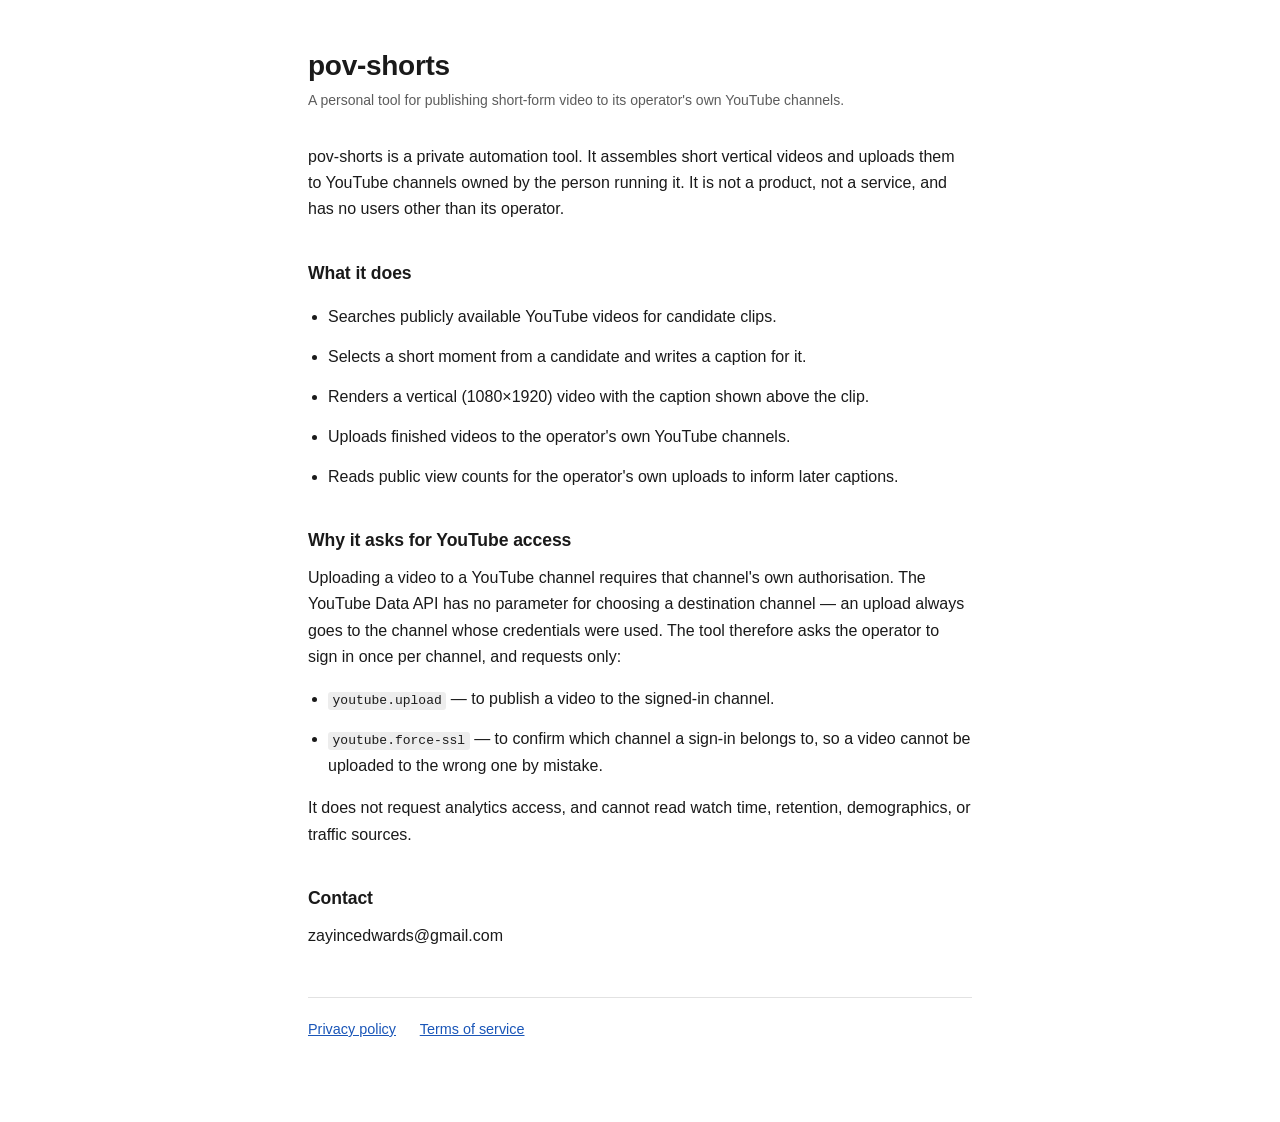
<file: index.html>
<!doctype html>
<html lang="en">
<head>
<meta charset="utf-8">
<meta name="viewport" content="width=device-width, initial-scale=1">
<title>pov-shorts</title>
<link rel="stylesheet" href="style.css">
</head>
<body>
<main>
  <h1>pov-shorts</h1>
  <p class="updated">A personal tool for publishing short-form video to its operator's own YouTube channels.</p>

  <p>pov-shorts is a private automation tool. It assembles short vertical videos and
  uploads them to YouTube channels owned by the person running it. It is not a product,
  not a service, and has no users other than its operator.</p>

  <h2>What it does</h2>
  <ul>
    <li>Searches publicly available YouTube videos for candidate clips.</li>
    <li>Selects a short moment from a candidate and writes a caption for it.</li>
    <li>Renders a vertical (1080&times;1920) video with the caption shown above the clip.</li>
    <li>Uploads finished videos to the operator's own YouTube channels.</li>
    <li>Reads public view counts for the operator's own uploads to inform later captions.</li>
  </ul>

  <h2>Why it asks for YouTube access</h2>
  <p>Uploading a video to a YouTube channel requires that channel's own authorisation.
  The YouTube Data API has no parameter for choosing a destination channel &mdash; an
  upload always goes to the channel whose credentials were used. The tool therefore asks
  the operator to sign in once per channel, and requests only:</p>
  <ul>
    <li><code>youtube.upload</code> &mdash; to publish a video to the signed-in channel.</li>
    <li><code>youtube.force-ssl</code> &mdash; to confirm which channel a sign-in belongs to,
    so a video cannot be uploaded to the wrong one by mistake.</li>
  </ul>
  <p>It does not request analytics access, and cannot read watch time, retention,
  demographics, or traffic sources.</p>

  <h2>Contact</h2>
  <p>zayincedwards@gmail.com</p>

  <nav>
    <a href="privacy.html">Privacy policy</a>
    <a href="terms.html">Terms of service</a>
  </nav>
</main>
</body>
</html>
</file>
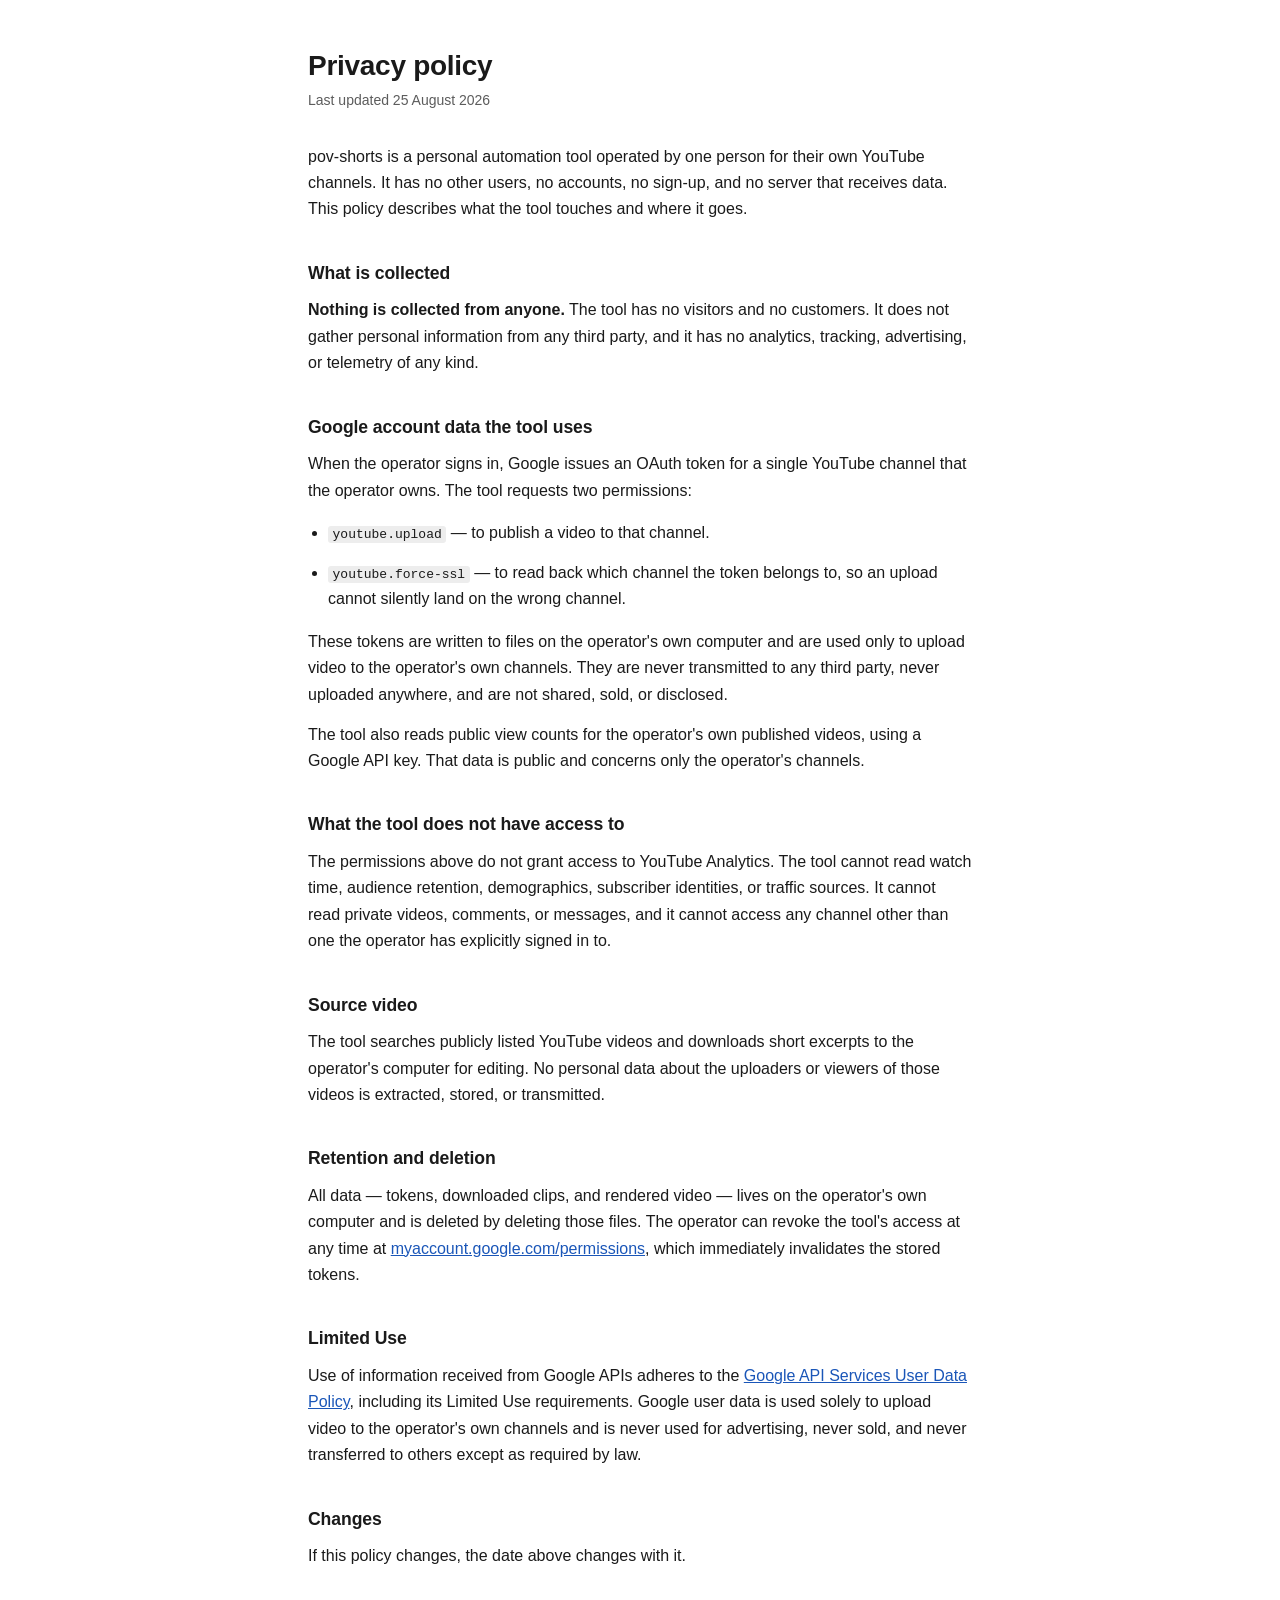
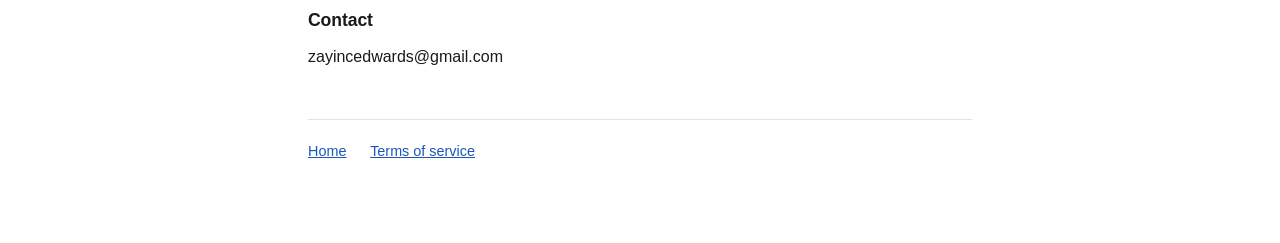
<file: privacy.html>
<!doctype html>
<html lang="en">
<head>
<meta charset="utf-8">
<meta name="viewport" content="width=device-width, initial-scale=1">
<title>Privacy policy &mdash; pov-shorts</title>
<link rel="stylesheet" href="style.css">
</head>
<body>
<main>
  <h1>Privacy policy</h1>
  <p class="updated">Last updated 25 August 2026</p>

  <p>pov-shorts is a personal automation tool operated by one person for their own
  YouTube channels. It has no other users, no accounts, no sign-up, and no server that
  receives data. This policy describes what the tool touches and where it goes.</p>

  <h2>What is collected</h2>
  <p><strong>Nothing is collected from anyone.</strong> The tool has no visitors and no
  customers. It does not gather personal information from any third party, and it has no
  analytics, tracking, advertising, or telemetry of any kind.</p>

  <h2>Google account data the tool uses</h2>
  <p>When the operator signs in, Google issues an OAuth token for a single YouTube
  channel that the operator owns. The tool requests two permissions:</p>
  <ul>
    <li><code>youtube.upload</code> &mdash; to publish a video to that channel.</li>
    <li><code>youtube.force-ssl</code> &mdash; to read back which channel the token
    belongs to, so an upload cannot silently land on the wrong channel.</li>
  </ul>
  <p>These tokens are written to files on the operator's own computer and are used only
  to upload video to the operator's own channels. They are never transmitted to any
  third party, never uploaded anywhere, and are not shared, sold, or disclosed.</p>
  <p>The tool also reads public view counts for the operator's own published videos,
  using a Google API key. That data is public and concerns only the operator's channels.</p>

  <h2>What the tool does not have access to</h2>
  <p>The permissions above do not grant access to YouTube Analytics. The tool cannot read
  watch time, audience retention, demographics, subscriber identities, or traffic sources.
  It cannot read private videos, comments, or messages, and it cannot access any channel
  other than one the operator has explicitly signed in to.</p>

  <h2>Source video</h2>
  <p>The tool searches publicly listed YouTube videos and downloads short excerpts to the
  operator's computer for editing. No personal data about the uploaders or viewers of
  those videos is extracted, stored, or transmitted.</p>

  <h2>Retention and deletion</h2>
  <p>All data &mdash; tokens, downloaded clips, and rendered video &mdash; lives on the
  operator's own computer and is deleted by deleting those files. The operator can revoke
  the tool's access at any time at
  <a href="https://myaccount.google.com/permissions">myaccount.google.com/permissions</a>,
  which immediately invalidates the stored tokens.</p>

  <h2>Limited Use</h2>
  <p>Use of information received from Google APIs adheres to the
  <a href="https://developers.google.com/terms/api-services-user-data-policy">Google API Services
  User Data Policy</a>, including its Limited Use requirements. Google user data is used
  solely to upload video to the operator's own channels and is never used for advertising,
  never sold, and never transferred to others except as required by law.</p>

  <h2>Changes</h2>
  <p>If this policy changes, the date above changes with it.</p>

  <h2>Contact</h2>
  <p>zayincedwards@gmail.com</p>

  <nav>
    <a href="index.html">Home</a>
    <a href="terms.html">Terms of service</a>
  </nav>
</main>
</body>
</html>
</file>
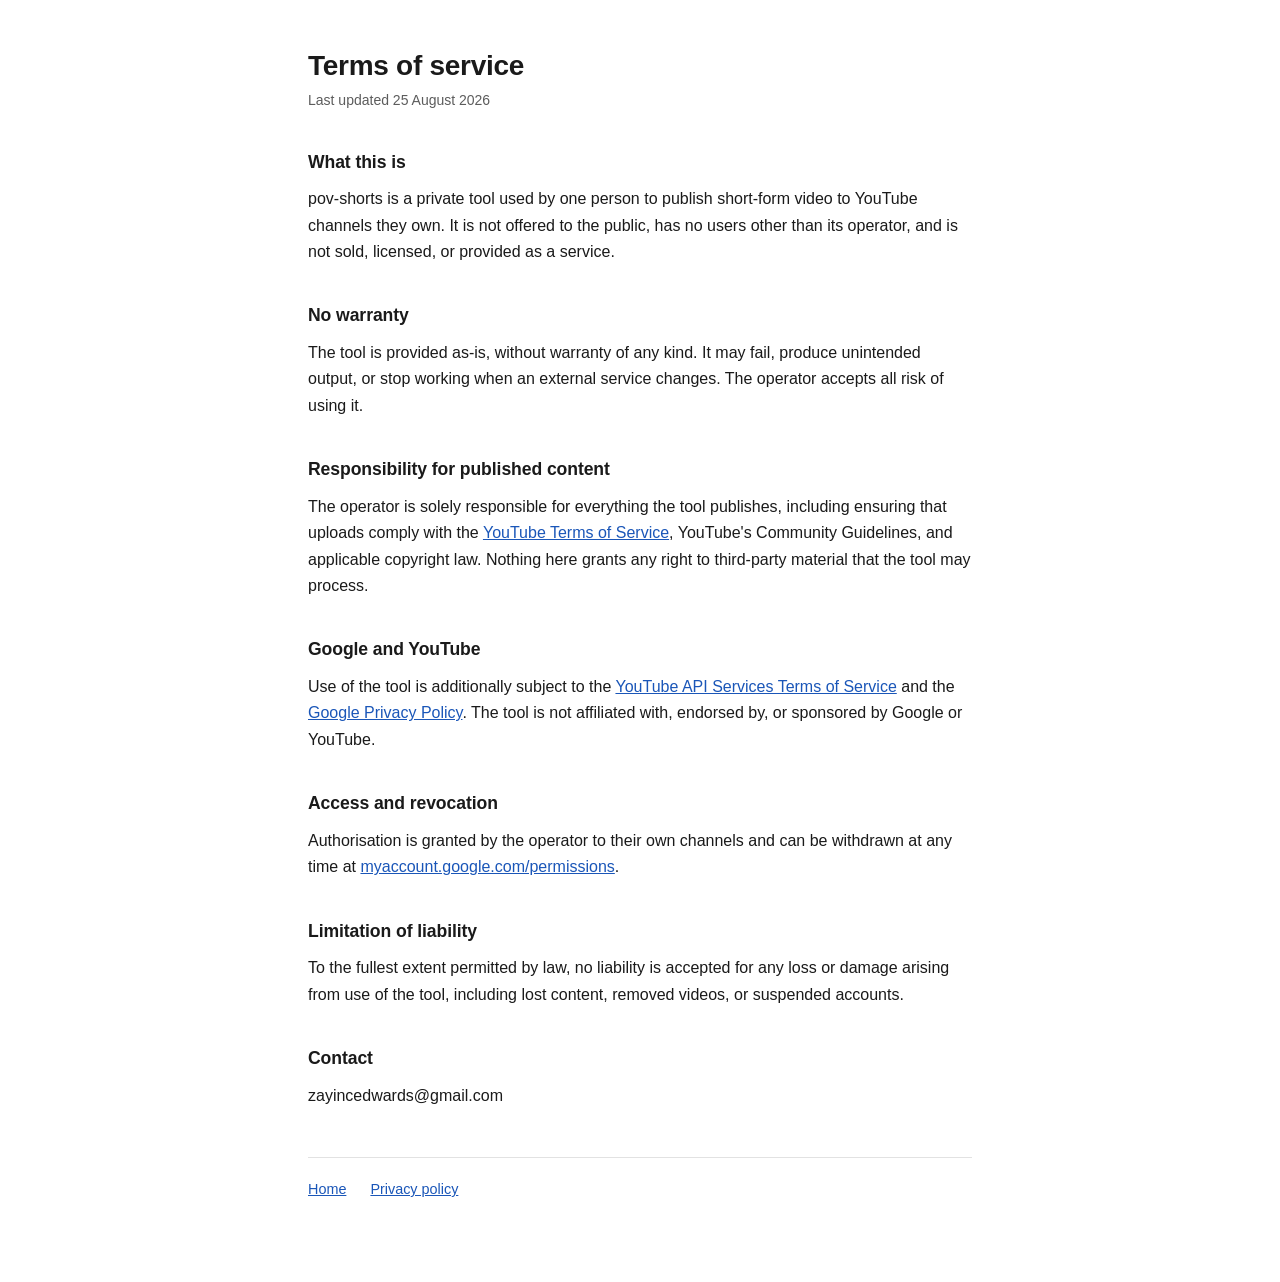
<file: terms.html>
<!doctype html>
<html lang="en">
<head>
<meta charset="utf-8">
<meta name="viewport" content="width=device-width, initial-scale=1">
<title>Terms of service &mdash; pov-shorts</title>
<link rel="stylesheet" href="style.css">
</head>
<body>
<main>
  <h1>Terms of service</h1>
  <p class="updated">Last updated 25 August 2026</p>

  <h2>What this is</h2>
  <p>pov-shorts is a private tool used by one person to publish short-form video to
  YouTube channels they own. It is not offered to the public, has no users other than its
  operator, and is not sold, licensed, or provided as a service.</p>

  <h2>No warranty</h2>
  <p>The tool is provided as-is, without warranty of any kind. It may fail, produce
  unintended output, or stop working when an external service changes. The operator
  accepts all risk of using it.</p>

  <h2>Responsibility for published content</h2>
  <p>The operator is solely responsible for everything the tool publishes, including
  ensuring that uploads comply with the
  <a href="https://www.youtube.com/t/terms">YouTube Terms of Service</a>, YouTube's
  Community Guidelines, and applicable copyright law. Nothing here grants any right to
  third-party material that the tool may process.</p>

  <h2>Google and YouTube</h2>
  <p>Use of the tool is additionally subject to the
  <a href="https://developers.google.com/youtube/terms/api-services-terms-of-service">YouTube
  API Services Terms of Service</a> and the
  <a href="https://policies.google.com/privacy">Google Privacy Policy</a>. The tool is not
  affiliated with, endorsed by, or sponsored by Google or YouTube.</p>

  <h2>Access and revocation</h2>
  <p>Authorisation is granted by the operator to their own channels and can be withdrawn
  at any time at
  <a href="https://myaccount.google.com/permissions">myaccount.google.com/permissions</a>.</p>

  <h2>Limitation of liability</h2>
  <p>To the fullest extent permitted by law, no liability is accepted for any loss or
  damage arising from use of the tool, including lost content, removed videos, or
  suspended accounts.</p>

  <h2>Contact</h2>
  <p>zayincedwards@gmail.com</p>

  <nav>
    <a href="index.html">Home</a>
    <a href="privacy.html">Privacy policy</a>
  </nav>
</main>
</body>
</html>
</file>
<file: style.css>
:root {
  --bg: #ffffff;
  --fg: #1a1a1a;
  --muted: #5c5c5c;
  --rule: #e2e2e2;
  --link: #1a56b8;
}
@media (prefers-color-scheme: dark) {
  :root {
    --bg: #14161a;
    --fg: #e8e8e8;
    --muted: #a0a4ab;
    --rule: #2c3038;
    --link: #7ba7f0;
  }
}
* { box-sizing: border-box; }
body {
  margin: 0;
  background: var(--bg);
  color: var(--fg);
  font: 16px/1.65 -apple-system, BlinkMacSystemFont, "Segoe UI", Roboto, Helvetica, Arial, sans-serif;
  -webkit-text-size-adjust: 100%;
}
main { max-width: 44rem; margin: 0 auto; padding: 3rem 1.25rem 5rem; }
h1 { font-size: 1.75rem; line-height: 1.25; margin: 0 0 .35rem; letter-spacing: -.01em; }
h2 { font-size: 1.1rem; margin: 2.25rem 0 .6rem; letter-spacing: -.005em; }
p, li { margin: 0 0 .85rem; }
ul { padding-left: 1.25rem; }
a { color: var(--link); }
code {
  font: 13px/1.4 ui-monospace, SFMono-Regular, Menlo, Consolas, monospace;
  background: color-mix(in srgb, var(--fg) 8%, transparent);
  padding: .1em .35em; border-radius: 3px;
}
.updated { color: var(--muted); font-size: .875rem; margin: 0 0 2rem; }
nav { border-top: 1px solid var(--rule); margin-top: 3rem; padding-top: 1.25rem; font-size: .9rem; }
nav a { margin-right: 1.25rem; }
</file>
